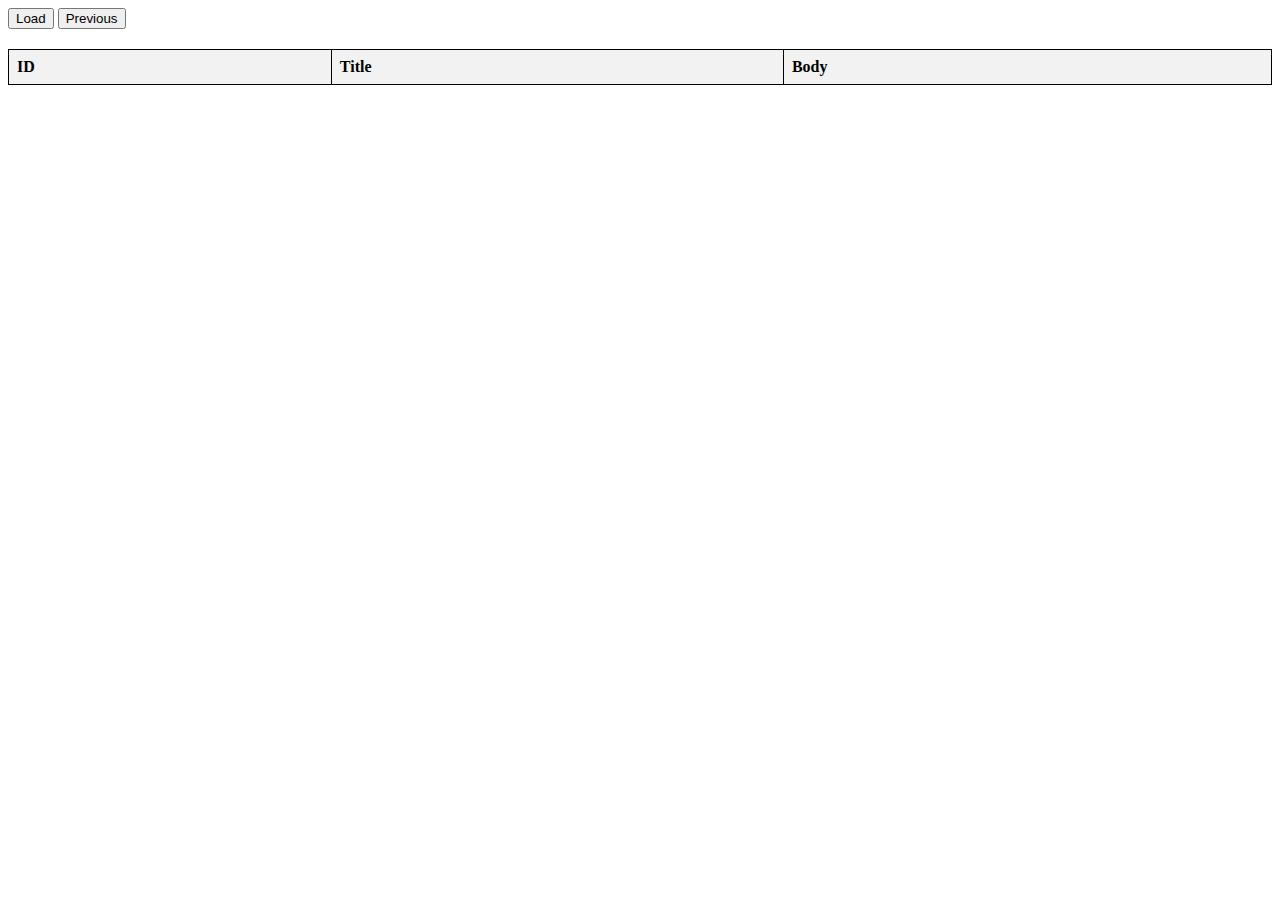
<file: AJAX_TABLE/index.html>
<!DOCTYPE html>
<html lang="en">
<head>
  <meta charset="UTF-8">
  <meta name="viewport" content="width=device-width, initial-scale=1.0">
  <link rel="stylesheet" href="style.css"> 

  <title>Ajax Table</title>
 
</head>
<body>
  <div class="container">
    <button id="test" class="btn btn-primary">Load</button>
    <button id="prev" class="btn btn-secondary">Previous</button>
    <table>
      <thead>
        <tr>
          <th>ID</th>
          <th>Title</th>
          <th>Body</th>
        </tr>
      </thead>
      <tbody id="output">
      </tbody>
    </table>
  </div>

  <script> 
    let idnum = 1;
    let historyStack = [];
    document.getElementById("test").addEventListener("click", loadApi);
    document.getElementById("prev").addEventListener("click", loadPrevious);

    function loadApi() {
      let promises = [];
      let currentBatch = [];
      
      for (let i = 0; i < 5; i++) {
        promises.push(
          fetch(`https://jsonplaceholder.typicode.com/posts/${idnum}`)
            .then(response => response.json())
        );
        idnum++;
      }
      
      Promise.all(promises).then(dataArray => {
        historyStack.push([...dataArray]);
        displayData(dataArray);
      });
    }

    function loadPrevious() {
      if (historyStack.length > 1) {
        historyStack.pop(); 
        displayData(historyStack[historyStack.length - 1]);
      }
    }

    function displayData(dataArray) {
      document.getElementById("output").innerHTML = "";
      dataArray.forEach(data => {
        document.getElementById("output").innerHTML += `
          <tr>
            <td>${data.id}</td>
            <td>${data.title}</td>
            <td>${data.body}</td>
          </tr>
        `;
      });
    }
  </script>
</body>
</html>
</file>
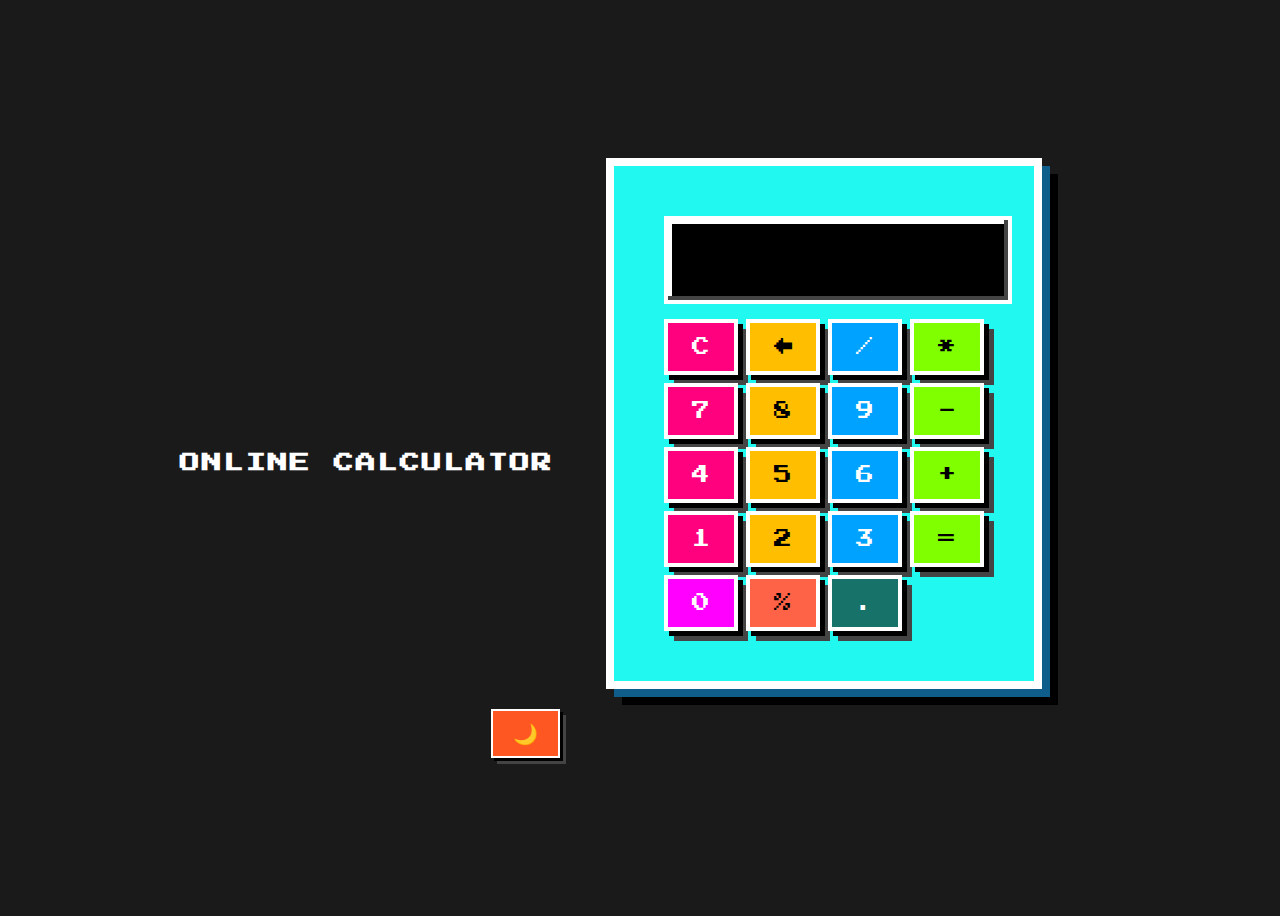
<file: MIDTERM_NELMIDA/index.html>
<!DOCTYPE html>
<html lang="en">
<head>
    <meta charset="UTF-8">
    <meta name="viewport" content="width=device-width, initial-scale=1.0">
    <link rel="stylesheet" href="styles.css">
    <title>Web-Based Calculator</title>
</head>
<body>

    <div class="container">
        <div class="calculator-container">
            <h1 class="calculator-title">Online Calculator</h1>

            <div class="calculator glassmorphism">
                <input type="text" id="display" disabled>
                <div class="buttons">
                    <button class="btn" onclick="clearDisplay()">C</button>
                    <button class="btn" onclick="backspace()">←</button>
                    <button class="btn" onclick="appendToDisplay('/')">/</button>
                    <button class="btn" onclick="appendToDisplay('*')">*</button>
                    <button class="btn" onclick="appendToDisplay('7')">7</button>
                    <button class="btn" onclick="appendToDisplay('8')">8</button>
                    <button class="btn" onclick="appendToDisplay('9')">9</button>
                    <button class="btn" onclick="appendToDisplay('-')">-</button>
                    <button class="btn" onclick="appendToDisplay('4')">4</button>
                    <button class="btn" onclick="appendToDisplay('5')">5</button>
                    <button class="btn" onclick="appendToDisplay('6')">6</button>
                    <button class="btn" onclick="appendToDisplay('+')">+</button>
                    <button class="btn" onclick="appendToDisplay('1')">1</button>
                    <button class="btn" onclick="appendToDisplay('2')">2</button>
                    <button class="btn" onclick="appendToDisplay('3')">3</button>
                    <button class="btn equals" onclick="calculateResult()">=</button>
                    <button class="btn" onclick="appendToDisplay('0')">0</button>
                    <button class="btn" onclick="appendToDisplay('%')">%</button> 
                    <button class="btn" onclick="appendToDisplay('.')">.</button> 
                </div>
            </div>
        </div>
    </div>

    <div class="mode-toggle">
        <button id="modeButton" onclick="toggleMode()">🌙</button>
    </div>

    <script src="script.js"></script>
</body>
</html>
</file>
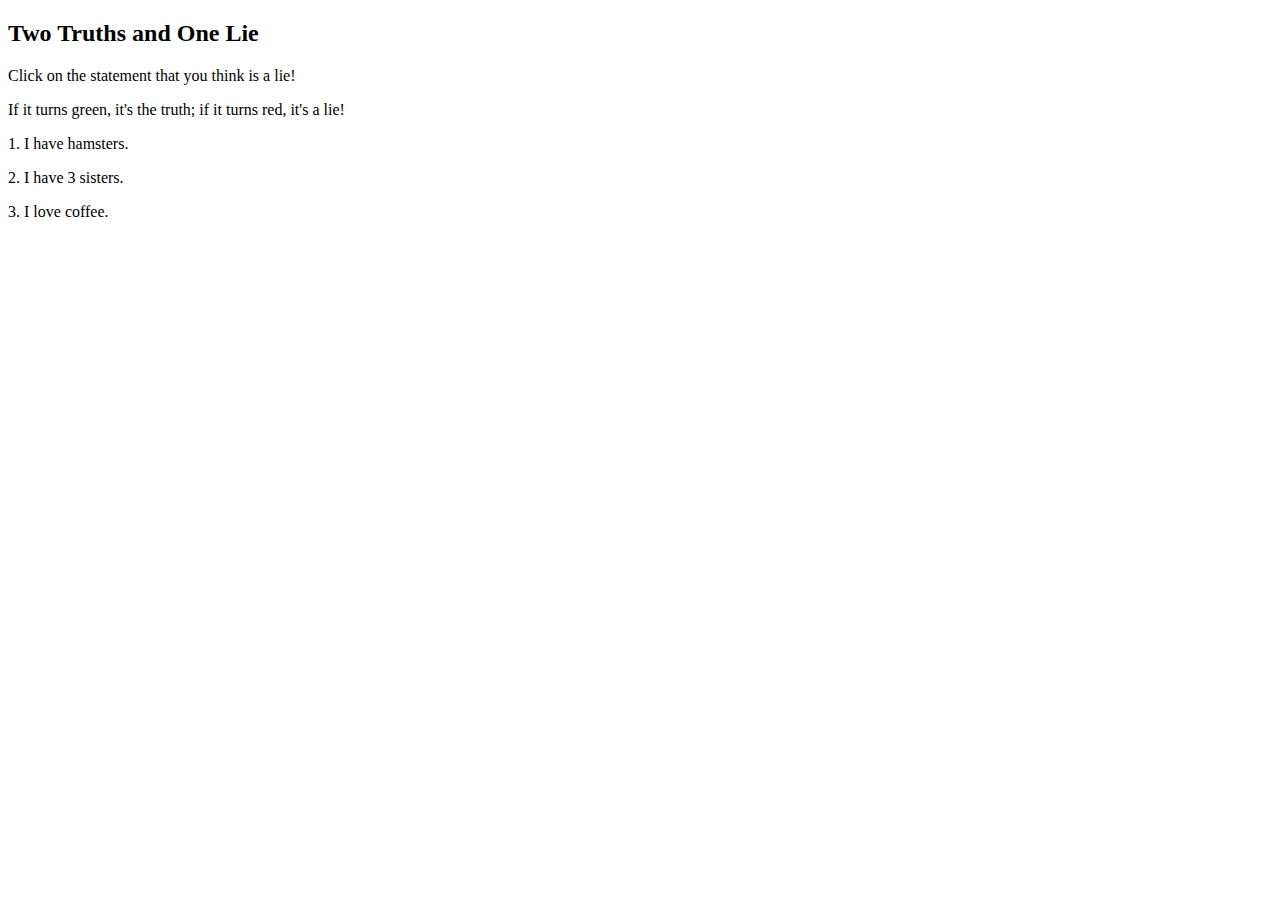
<file: TWOTRUTHONELIE/index.html>
<!DOCTYPE html>
<html lang="en">
<head>
    <meta charset="UTF-8">
    <meta name="viewport" content="width=device-width, initial-scale=1.0">
    <title>Two Truths and One Lie</title>
</head>
<body>

    <h2>Two Truths and One Lie</h2>
    <p>Click on the statement that you think is a lie!</p>
    <p>If it turns green, it's the truth; if it turns red, it's a lie!</p>

    <p id="s1">1. I have hamsters.</p>
    <p id="s2">2. I have 3 sisters.</p>
    <p id="s3">3. I love coffee. </p>

    <script>
        const truth1 = document.getElementById("s1");
        const truth2 = document.getElementById("s2");
        const lie = document.getElementById("s3");

        truth1.onclick = function() {
            truth1.style.background = "green";
        };

        truth2.onclick = function() {
            truth2.style.background = "green";
        };

        lie.onclick = function() {
            lie.style.background = "red";
        };
    </script>

</body>
</html>
</file>
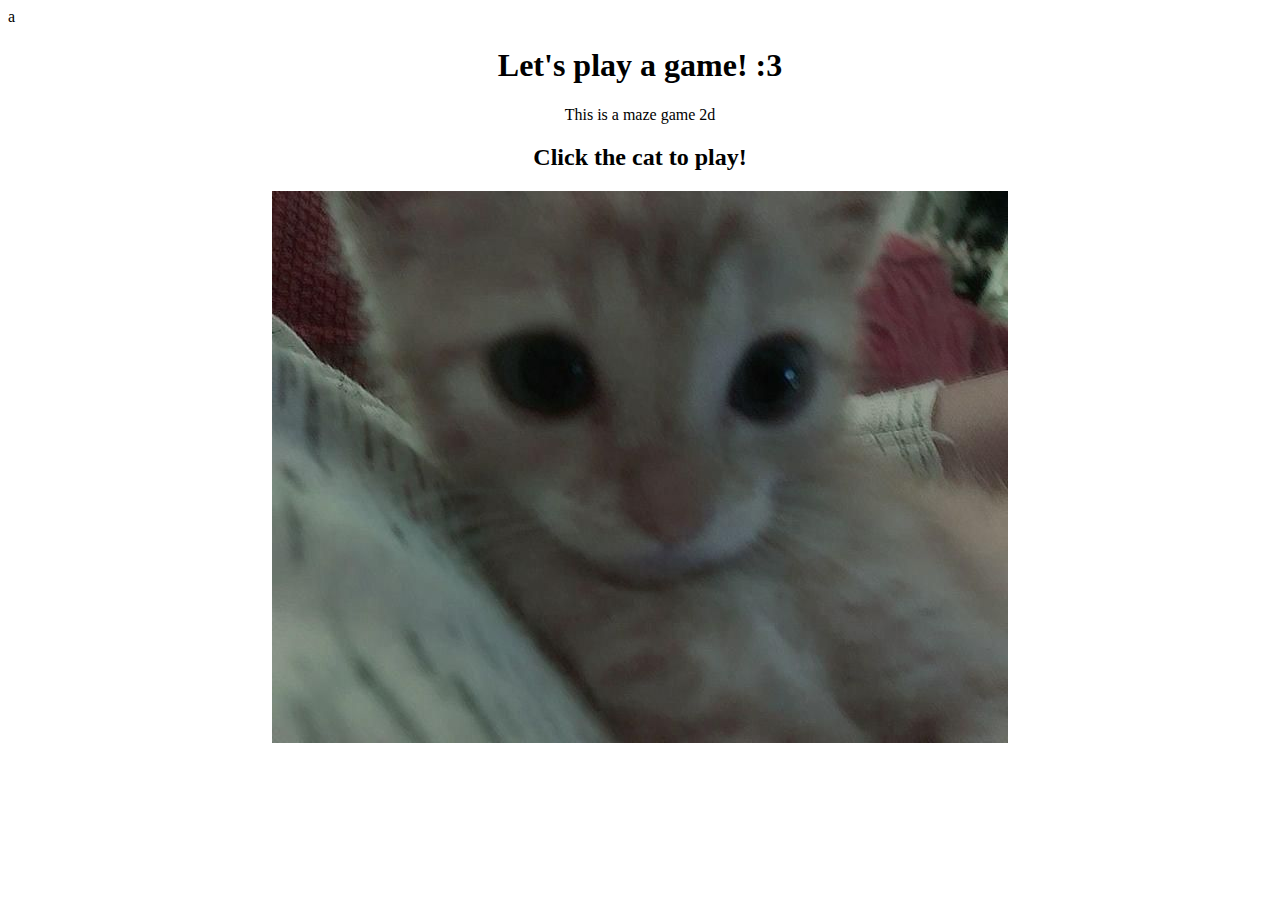
<file: page1.html>
<!DOCTYPE html>
<html lang="en">
<head>
    <meta charset="UTF-8">
    <meta name="viewport" content="width=device-width, initial-scale=1.0">
    <title>Kuan Letter</title>
a

    <style>
        h1, h2, p {
            text-align: center;
        }

        img { 
            display: block;
            margin-left: auto;
            margin-right: auto;
        }
    </style>
</head>

<body>

    <h1>Let's play a game! :3</h1>
    <p>This is a maze game 2d </p>
    <h2>Click the cat to play! </h2>
    <p>
    <a href="page2.html">
        <img src="lil cat.jpg" >
    </a>
       

</body> 
</html>
</file>
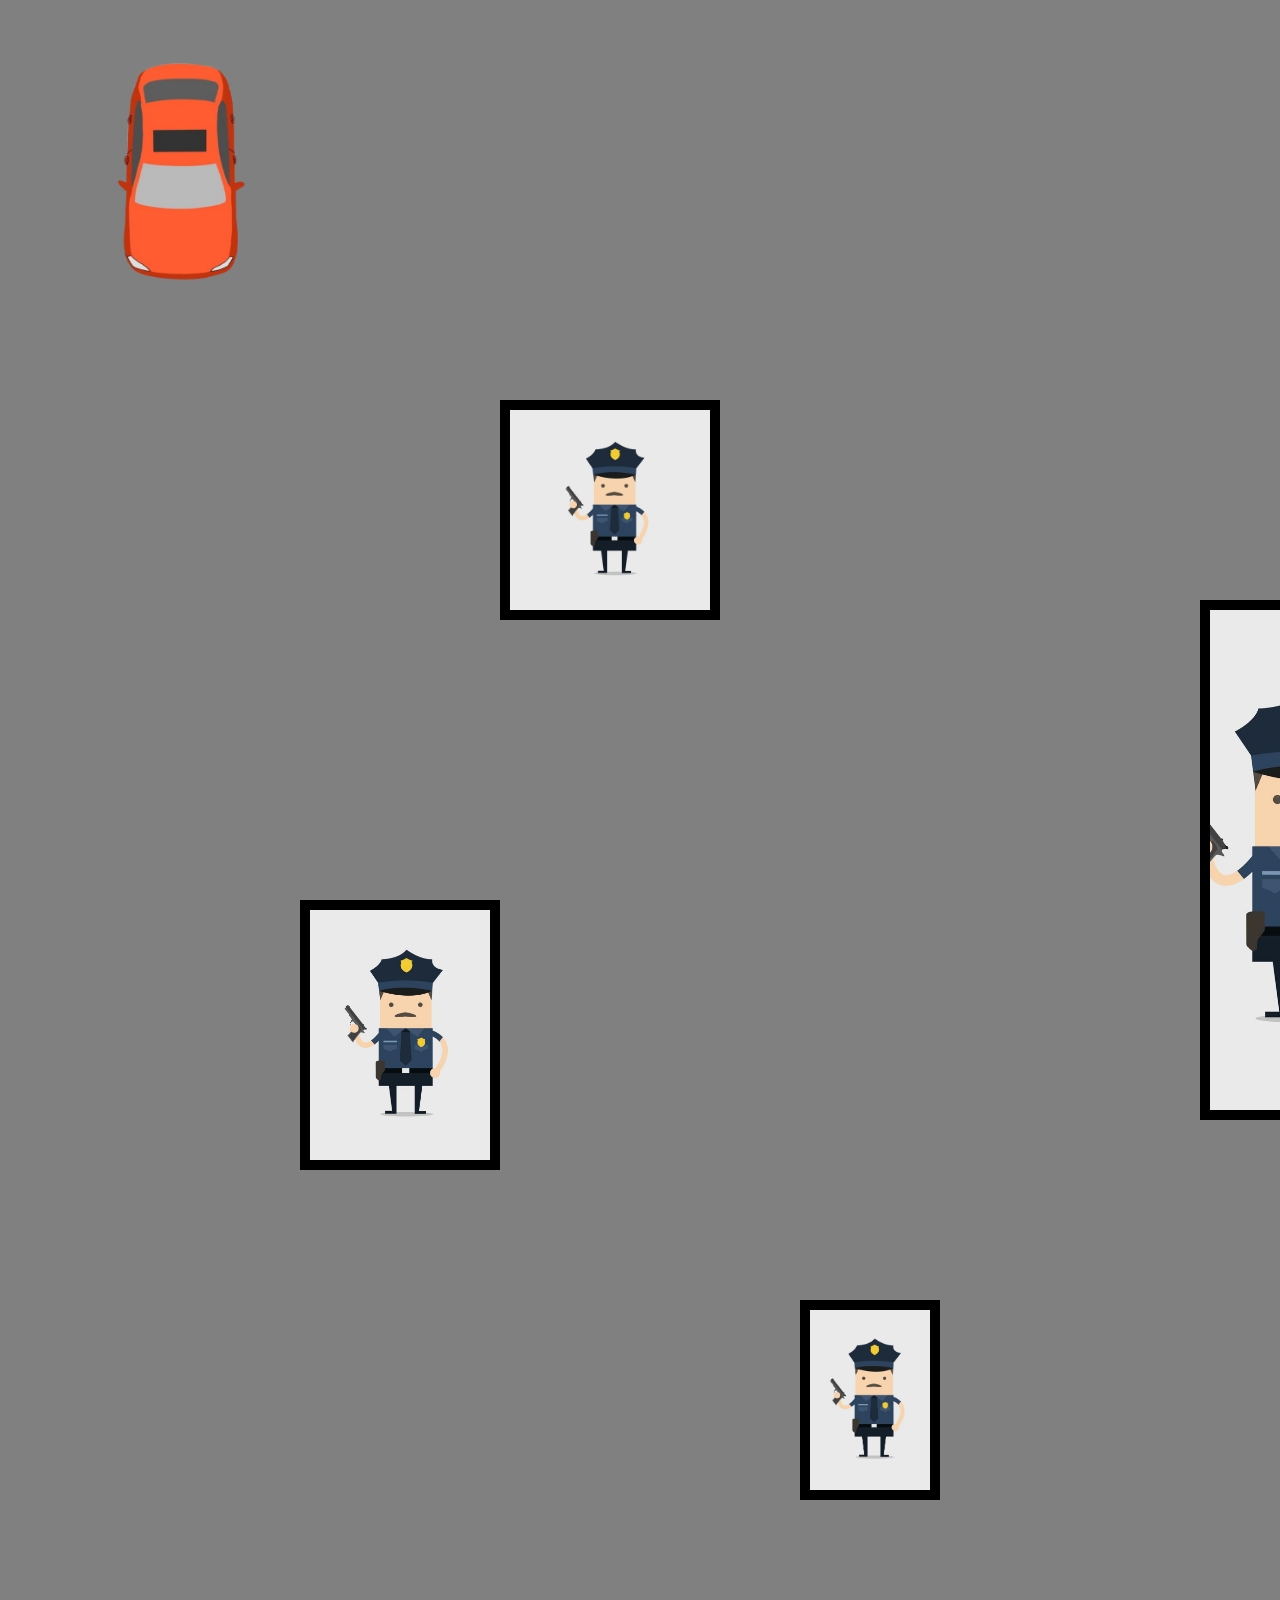
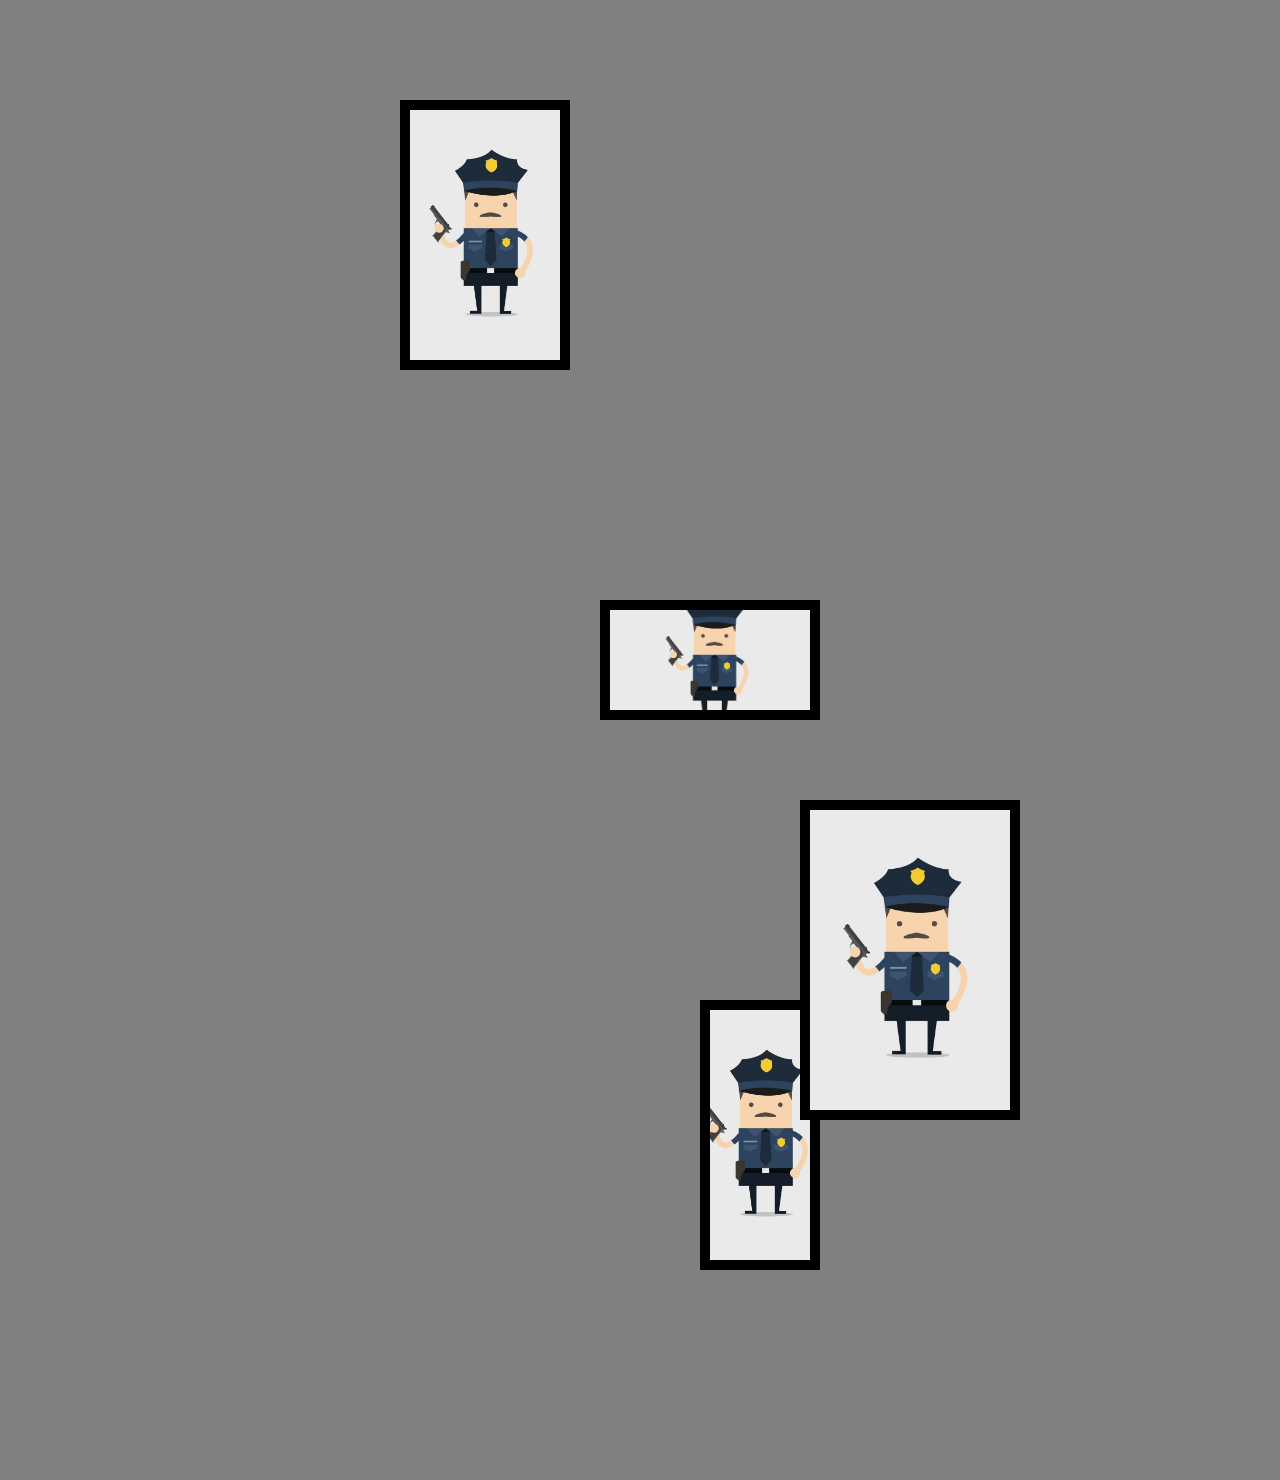
<file: page2.html>
<!DOCTYPE html>
<html lang="en">
<head>
    <meta charset="UTF-8">
    <meta name="viewport" content="width=device-width, initial-scale=1.0">
    <title>game</title>
</head>
<body style="width: 3000px; height: 3000px; margin: 0; position: relative; padding: 20px;">
    <div style="background-color: gray; width: 100%; height: 100%; position: absolute; top: 0; left: 0; margin: 0; padding: 20px;">
        <div style="width: 50px; height: 50px; position: fixed; top: 50px; left: 50px;">
            <img src="car.jpg" alt="Car" style="width: 500%; height: 500%;">
        </div>
        
        <div style="width: 200px; height: 200px; background-color: black; position: absolute; top: 400px; left: 500px; padding: 10px;">
            <img src="image1.jpg" alt="Image 1" style="width: 100%; height: 100%; object-fit: cover;">
        </div>
        <div style="width: 180px; height: 250px; background-color: black; position: absolute; top: 900px; left: 300px; padding: 10px;">
            <img src="image2.jpg" alt="Image 2" style="width: 100%; height: 100%; object-fit: cover;">
        </div>
        <div style="width: 120px; height: 180px; background-color: black; position: absolute; top: 1300px; left: 800px; padding: 10px;">
            <img src="image3.jpg" alt="Image 3" style="width: 100%; height: 100%; object-fit: cover;">
        </div>
        <div style="width: 150px; height: 250px; background-color: black; position: absolute; top: 1700px; left: 400px; padding: 10px;">
            <img src="image4.jpg" alt="Image 4" style="width: 100%; height: 100%; object-fit: cover;">
        </div>
        <div style="width: 200px; height: 100px; background-color: black; position: absolute; top: 2200px; left: 600px; padding: 10px;">
            <img src="image5.jpg" alt="Image 5" style="width: 100%; height: 100%; object-fit: cover;">
        </div>
        <div style="width: 170px; height: 200px; background-color: black; position: absolute; top: 600px; left: 1200px; padding: 10px;">
            <img src="image6.jpg" alt="Image 6" style="width: 100%; height: 100%; object-fit: cover;">
        </div>
        
        <div style="width: 170px; height: 500px; background-color: black; position: absolute; top: 600px; left: 1200px; padding: 10px;">
            <img src="image7.jpg" alt="Image 7" style="width: 100%; height: 100%; object-fit: cover;">
        </div>

        <div style="width: 250px; height: 150px; background-color: black; position: absolute; top: 1800px; left: 1500px; padding: 10px;">
            <img src="image8.jpg" alt="Image 8" style="width: 100%; height: 100%; object-fit: cover;">
        </div>
        <div style="width: 100px; height: 250px; background-color: black; position: absolute; top: 2600px; left: 700px; padding: 10px;">
            <img src="image9.jpg" alt="Image 9" style="width: 100%; height: 100%; object-fit: cover;">
        </div>
        <div style="width: 150px; height: 100px; background-color: black; position: absolute; top: 1900px; left: 3500px; padding: 10px;">
            <img src="image10.jpg" alt="Image 10" style="width: 100%; height: 100%; object-fit: cover;">
        </div>
        <div style="width: 200px; height: 300px; background-color: black; position: absolute; top: 2400px; left: 800px; padding: 10px;">
            <img src="image11.jpg" alt="Image 11" style="width: 100%; height: 100%; object-fit: cover;">
        </div>
        <div style="width: 120px; height: 150px; background-color: black; position: absolute; top: 1500px; left: 2000px; padding: 10px;">
            <img src="image12.jpg" alt="Image 12" style="width: 100%; height: 100%; object-fit: cover;">
        </div>
        
    </div>
</body>
</html>
</file>
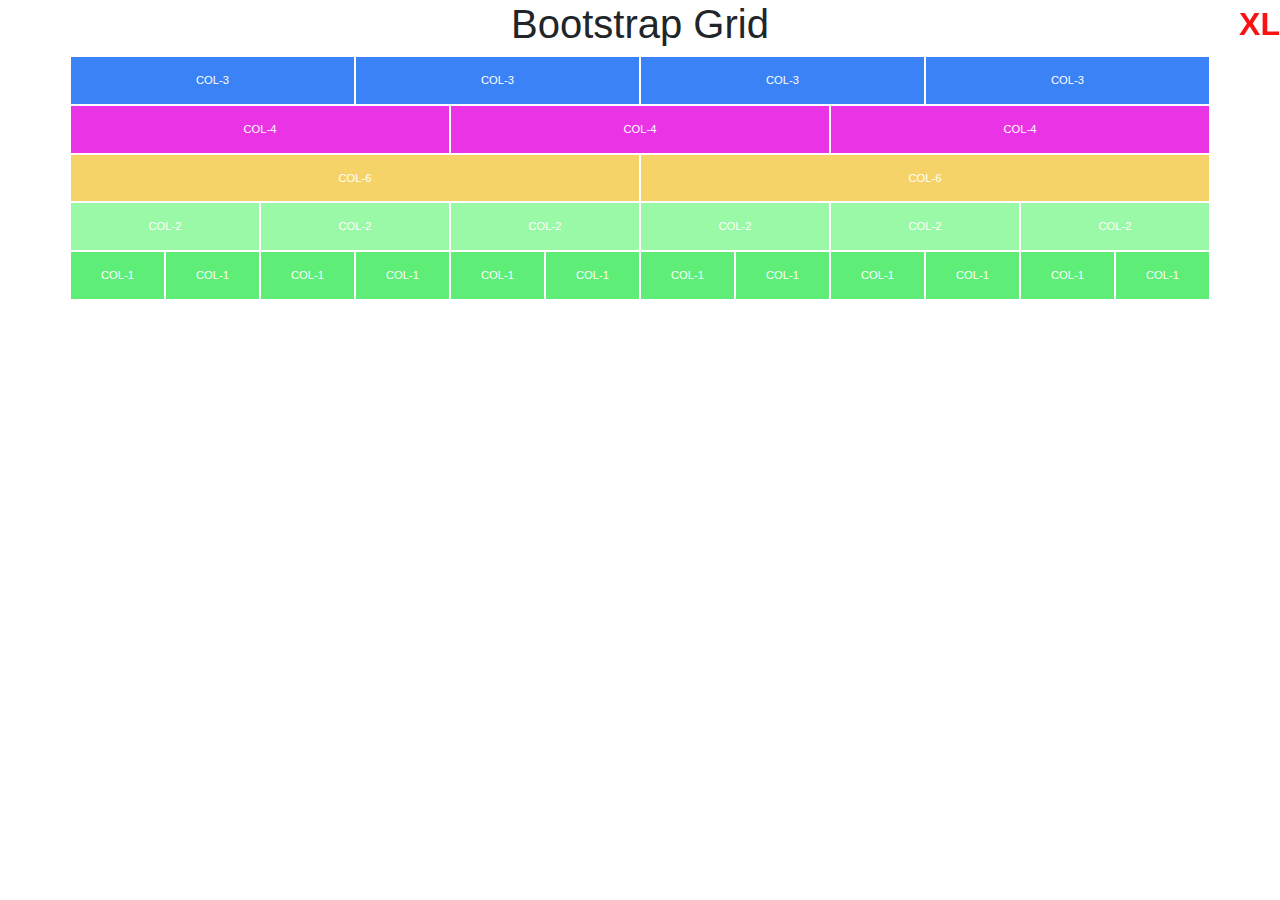
<file: BOOTSTRAP GRID/index (1).html>
<!DOCTYPE html>
<html lang="en">
<head>
    <meta charset="UTF-8" />
    <meta name="viewport" content="width=device-width, initial-scale=1.0" />
    <title>Bootstrap Grid Example</title>
    <link rel="stylesheet" href="style.css" />
    <link rel="stylesheet" href="https://cdn.jsdelivr.net/npm/bootstrap@4.0.0/dist/css/bootstrap.min.css" crossorigin="anonymous" />
</head>
<body>
    <div class="container text-center">
        <h1>Bootstrap Grid</h1>

        <div class="row">
            <div class="col-3 box">COL-3</div>
            <div class="col-3 box">COL-3</div>
            <div class="col-3 box">COL-3</div>
            <div class="col-3 box">COL-3</div>
        </div>

        <div class="row">
            <div class="col-4 box">COL-4</div>
            <div class="col-4 box">COL-4</div>
            <div class="col-4 box">COL-4</div>
        </div>

        <div class="row">
            <div class="col-6 box">COL-6</div>
            <div class="col-6 box">COL-6</div>
        </div>

        <div class="row">
            <div class="col-2 box">COL-2</div>
            <div class="col-2 box">COL-2</div>
            <div class="col-2 box">COL-2</div>
            <div class="col-2 box">COL-2</div>
            <div class="col-2 box">COL-2</div>
            <div class="col-2 box">COL-2</div>
        </div>
        <div class="row">
            <div class="col-1 box">COL-1</div>
            <div class="col-1 box">COL-1</div>
            <div class="col-1 box">COL-1</div>
            <div class="col-1 box">COL-1</div>
            <div class="col-1 box">COL-1</div>
            <div class="col-1 box">COL-1</div>
            <div class="col-1 box">COL-1</div>
            <div class="col-1 box">COL-1</div>
            <div class="col-1 box">COL-1</div>
            <div class="col-1 box">COL-1</div>
            <div class="col-1 box">COL-1</div>
            <div class="col-1 box">COL-1</div>
        </div>
    </div>
</body>
</html>
</file>
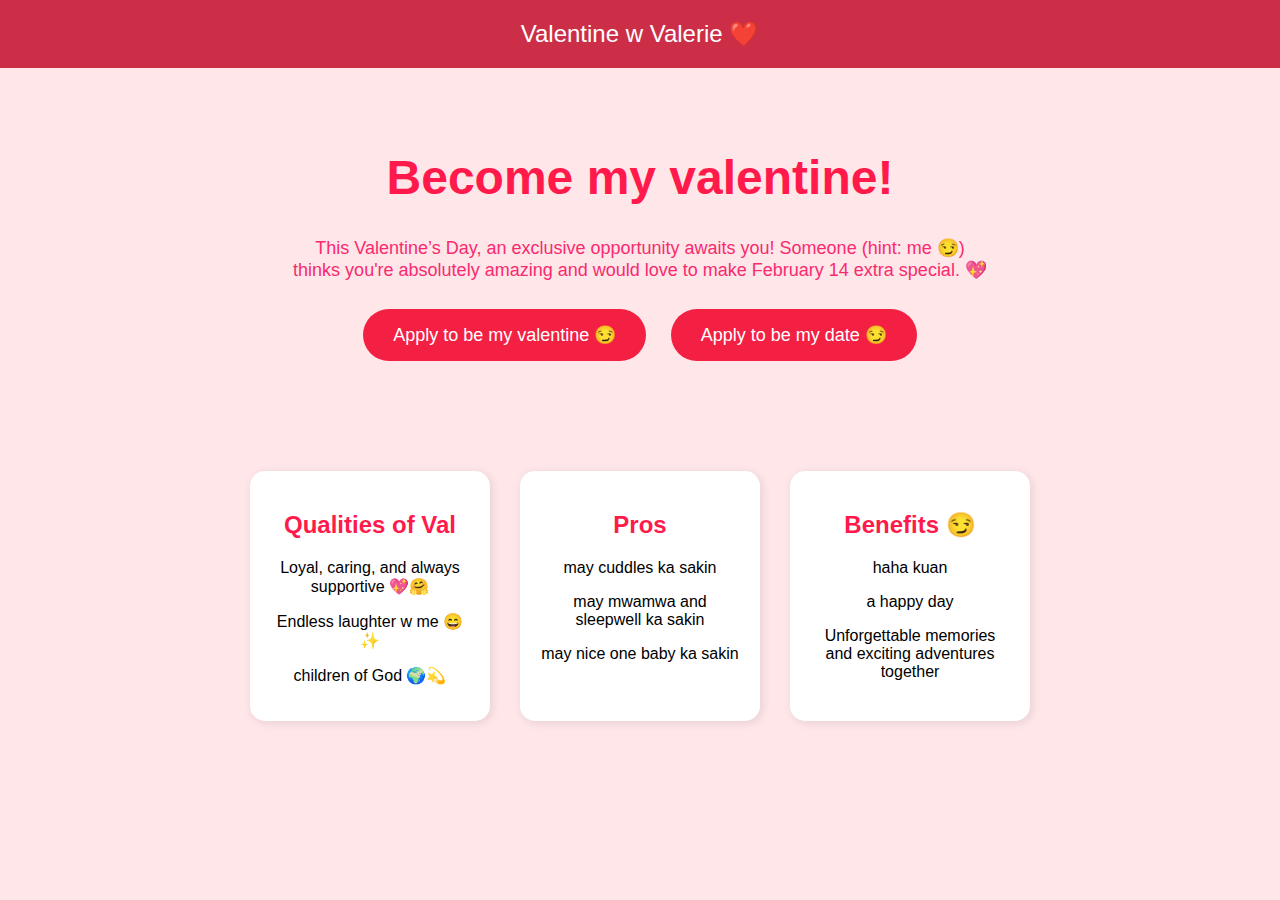
<file: LANDING PAGE/p1.html>
<!DOCTYPE html>
<html lang="en">
<head>
    <meta charset="UTF-8">
    <meta name="viewport" content="width=device-width, initial-scale=1.0">
    <title>Valentine Affiliate</title>
    <link rel="stylesheet" href="p1.css">
</head>
<body>
    <header>
        Valentine w Valerie ❤️
    </header>
    <div class="hero">
        <h1>Become my valentine!</h1>
        <p>This Valentine’s Day, an exclusive opportunity awaits you! Someone (hint: me 😏) <br>
            thinks you're absolutely amazing and would love to make February 14 extra special. 💖</p>
        <button class="cta-button">Apply to be my valentine 😏</button>
        <button class="cta-button">Apply to be my date 😏</button>
    </div>
    <div class="stats">
        <div class="stat-box">
            <h2>Qualities of Val</h2>
            <p>Loyal, caring, and always supportive 💖🤗 </p>
            <p>Endless laughter w me 😄✨</p>
            <p>children of God 🌍💫</p>
        </div>
        <div class="stat-box">
            <h2>Pros</h2>
            <p>may cuddles ka sakin</p>
            <p>may mwamwa and sleepwell ka sakin</p>
            <p>may nice one baby ka sakin</p>
        </div>
        <div class="stat-box">
            <h2>Benefits 😏</h2>
            <p>haha kuan</p>
            <p>a happy day</p>
            <p>Unforgettable memories and exciting adventures together</p>
        </div>
    </div>
</body>
</html>
</file>
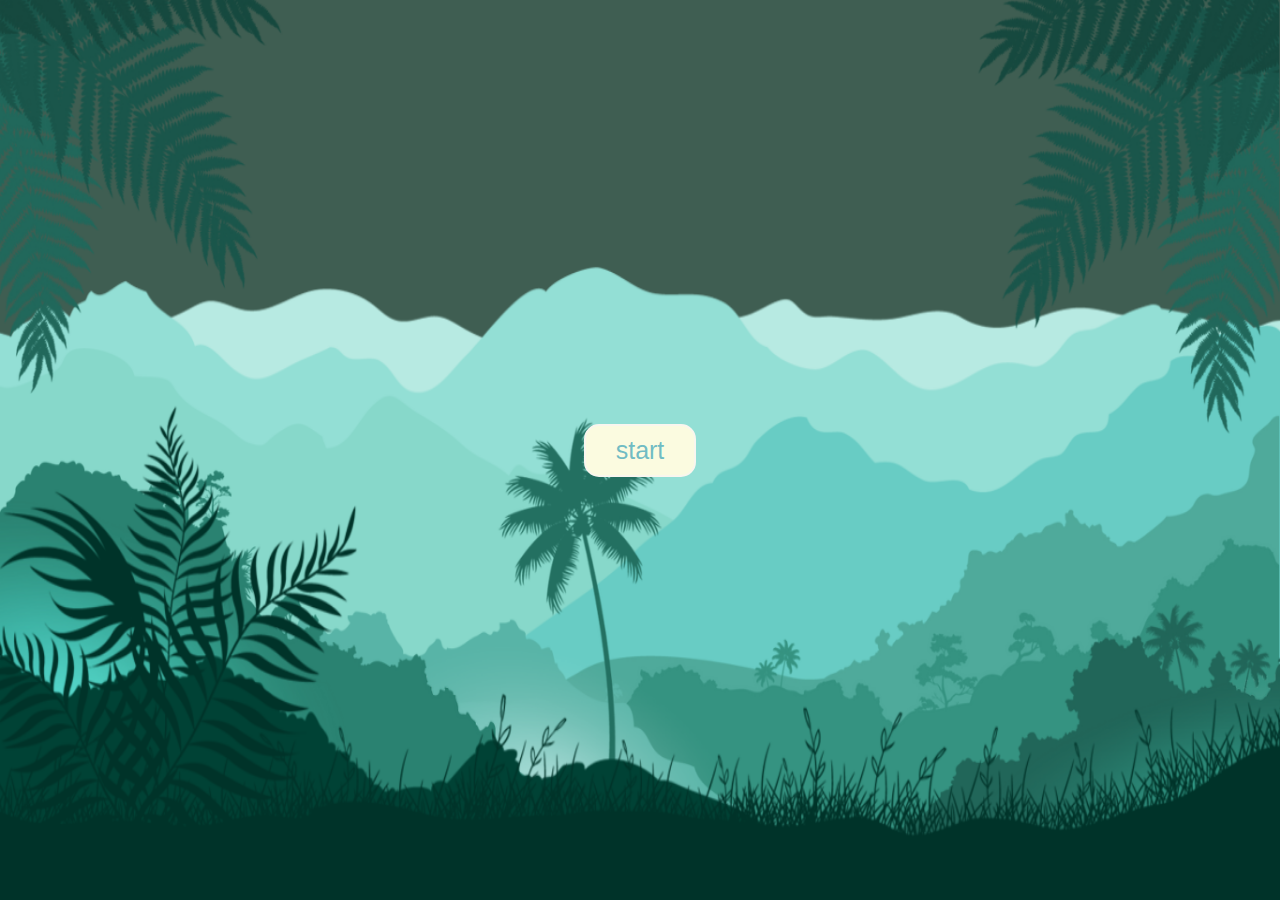
<file: PROFILE WEBPAGE/p1.html>
<!DOCTYPE html>
<html lang="en">
<head>
    <meta charset="UTF-8">
    <meta name="viewport" content="width=device-width, initial-scale=1.0">
    <title>Button with Border and Light Yellow Background</title>
    <link rel="stylesheet" href="p1.css">
</head>
<body class="fade-slide"> 
    <a href="p2.html">
        <button>start</button>
    </a>

    <script src="p1.js"></script>
</body>
</html>
</file>
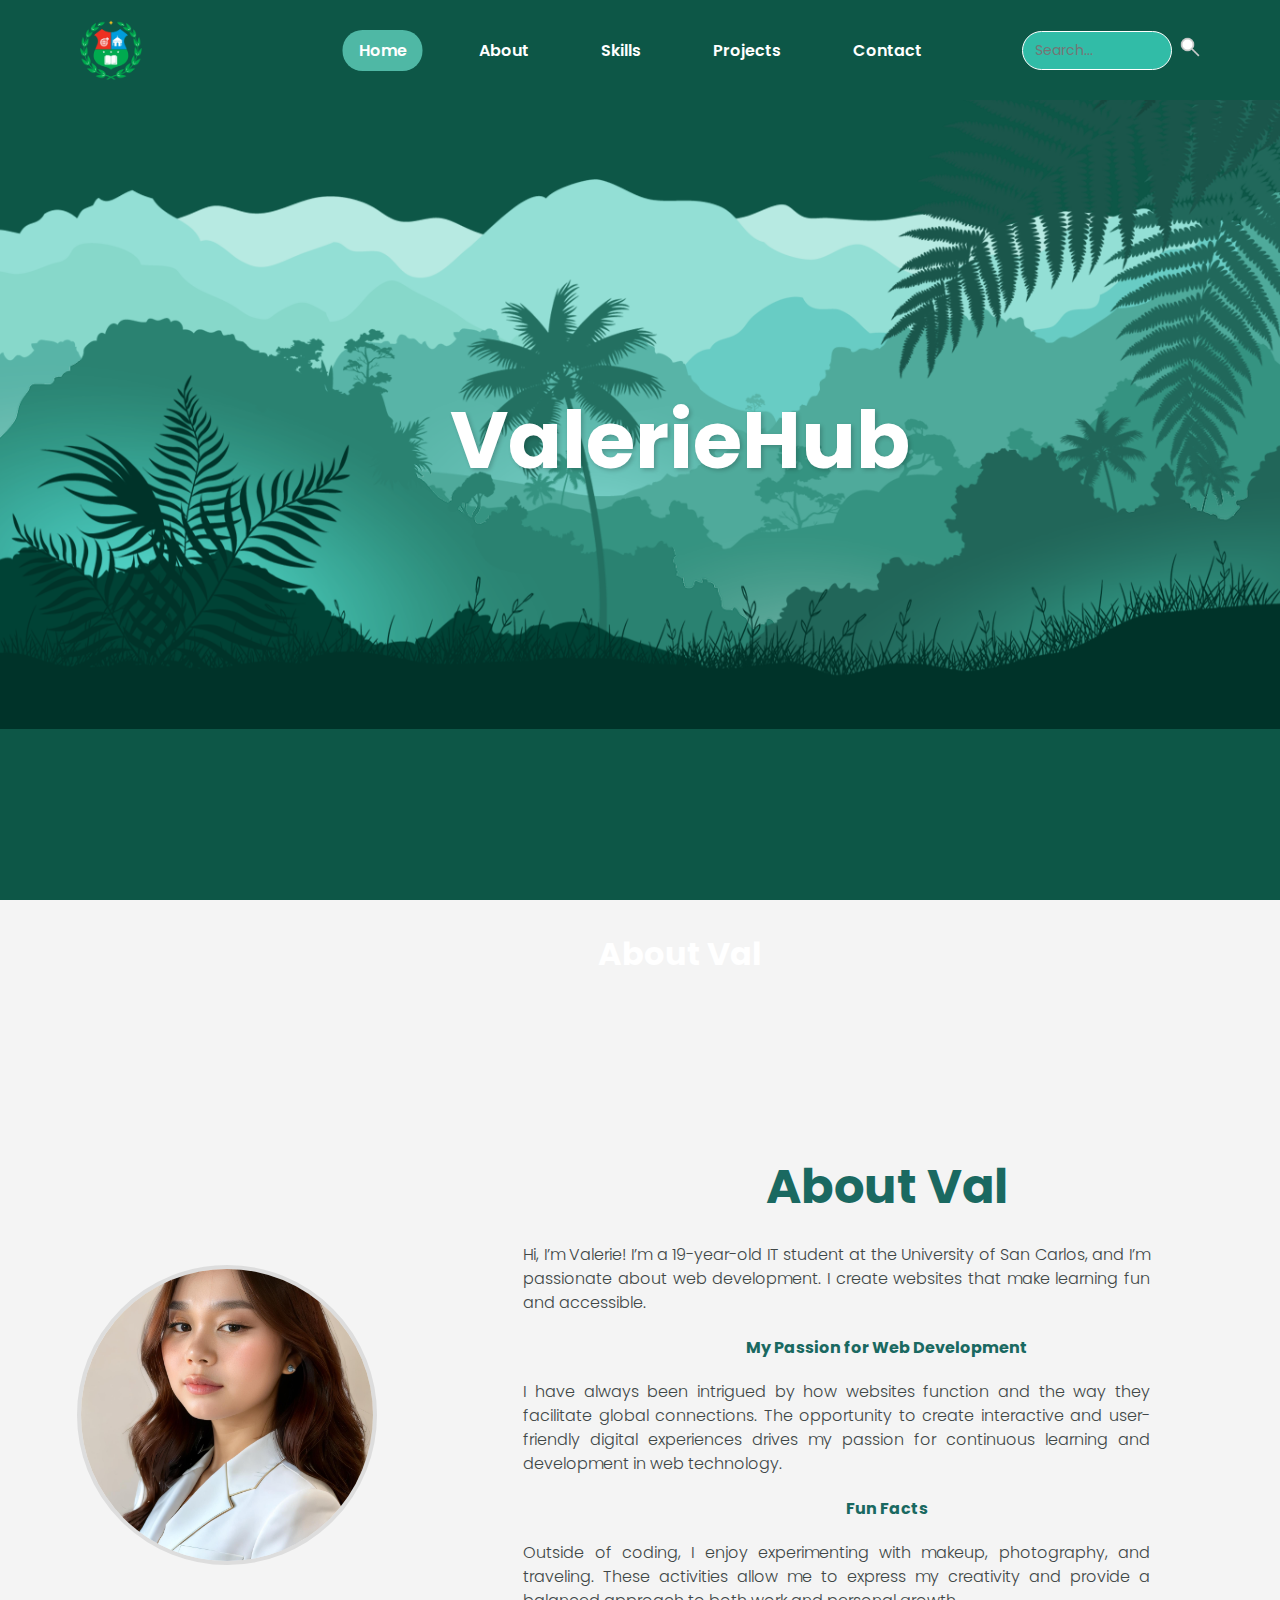
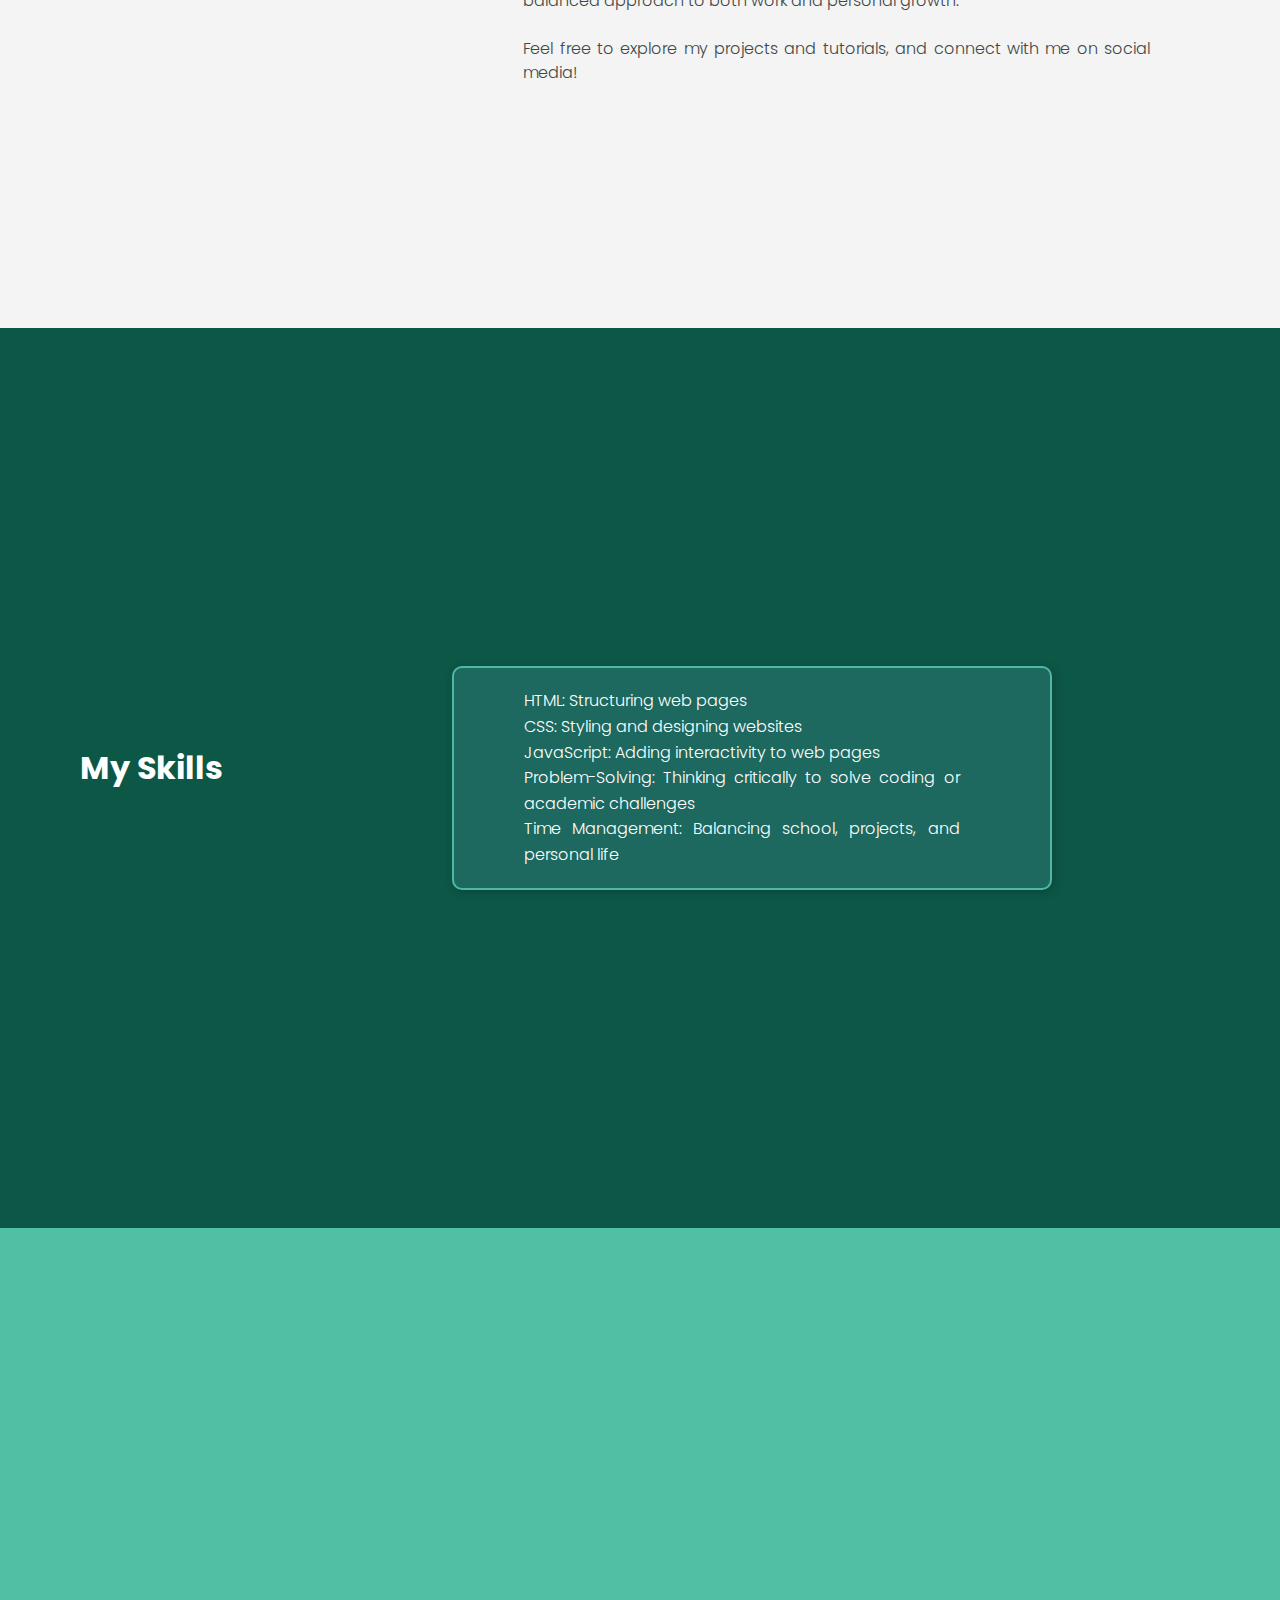
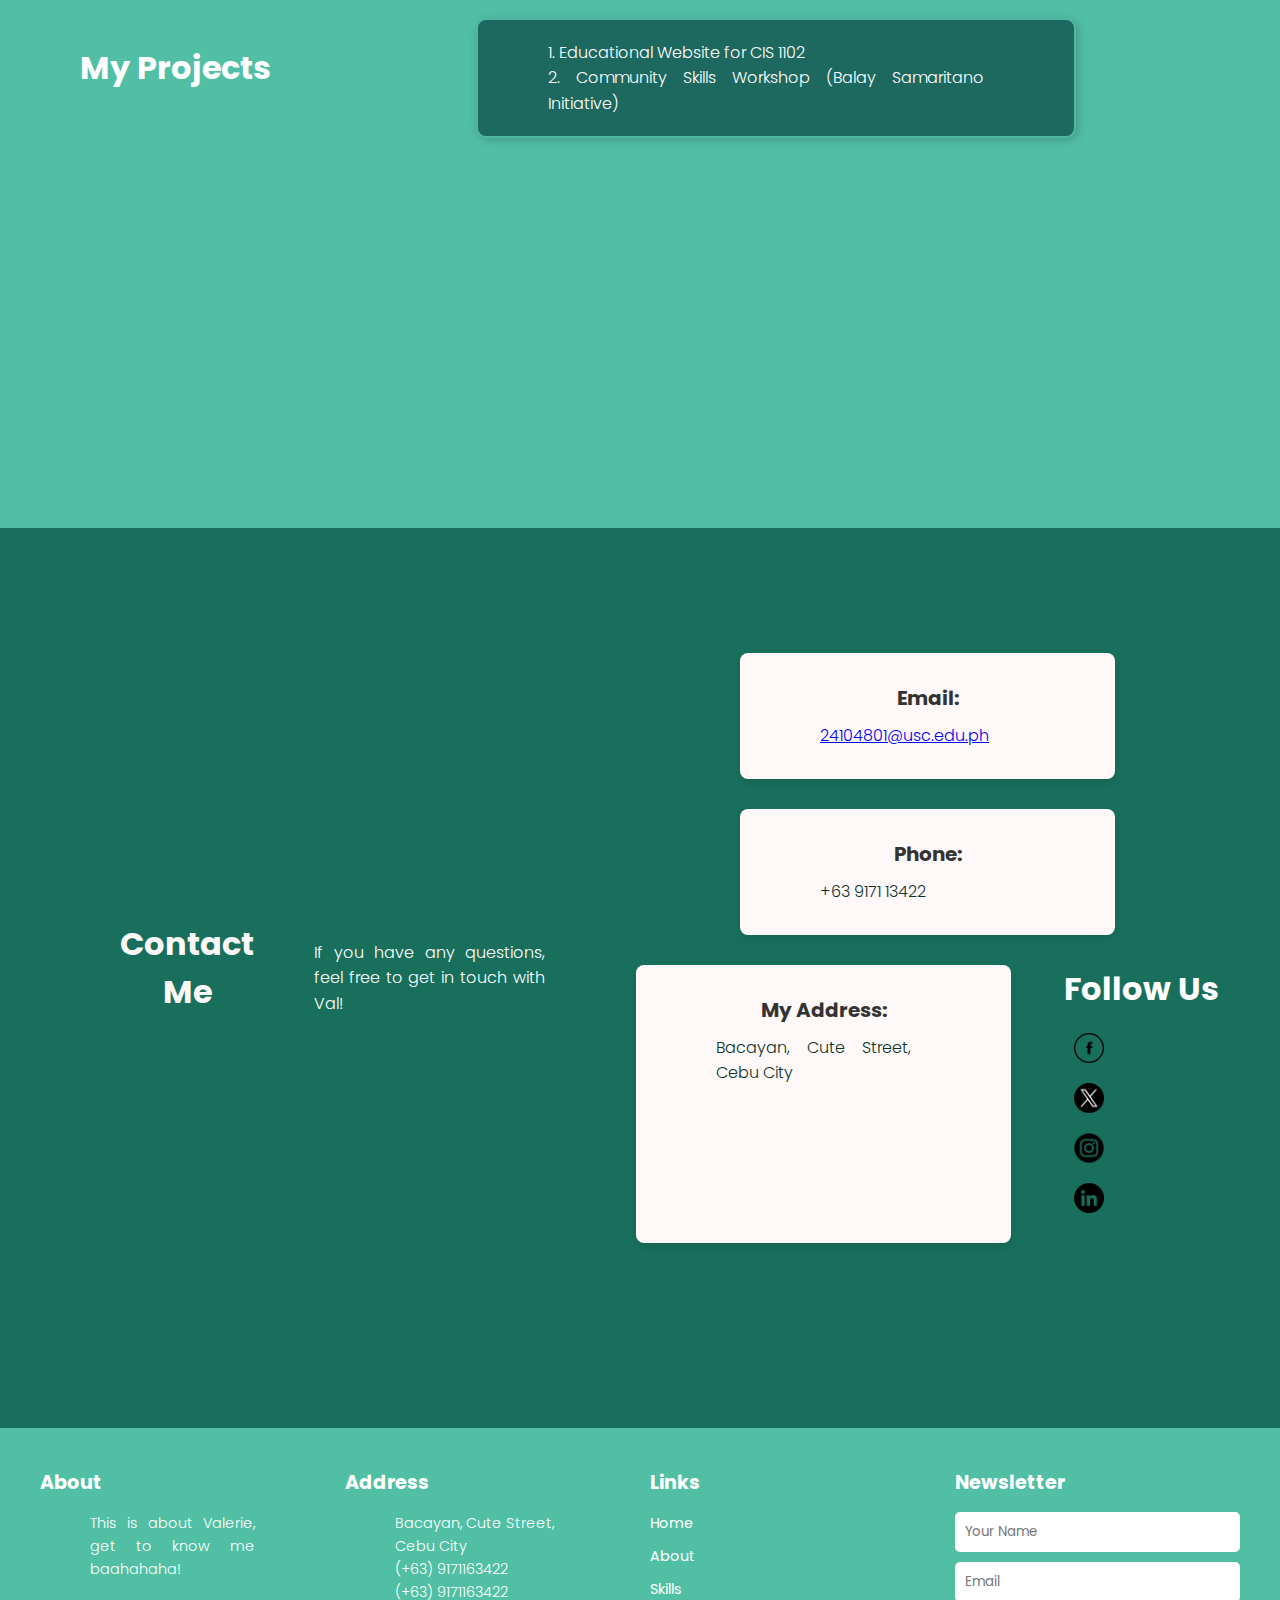
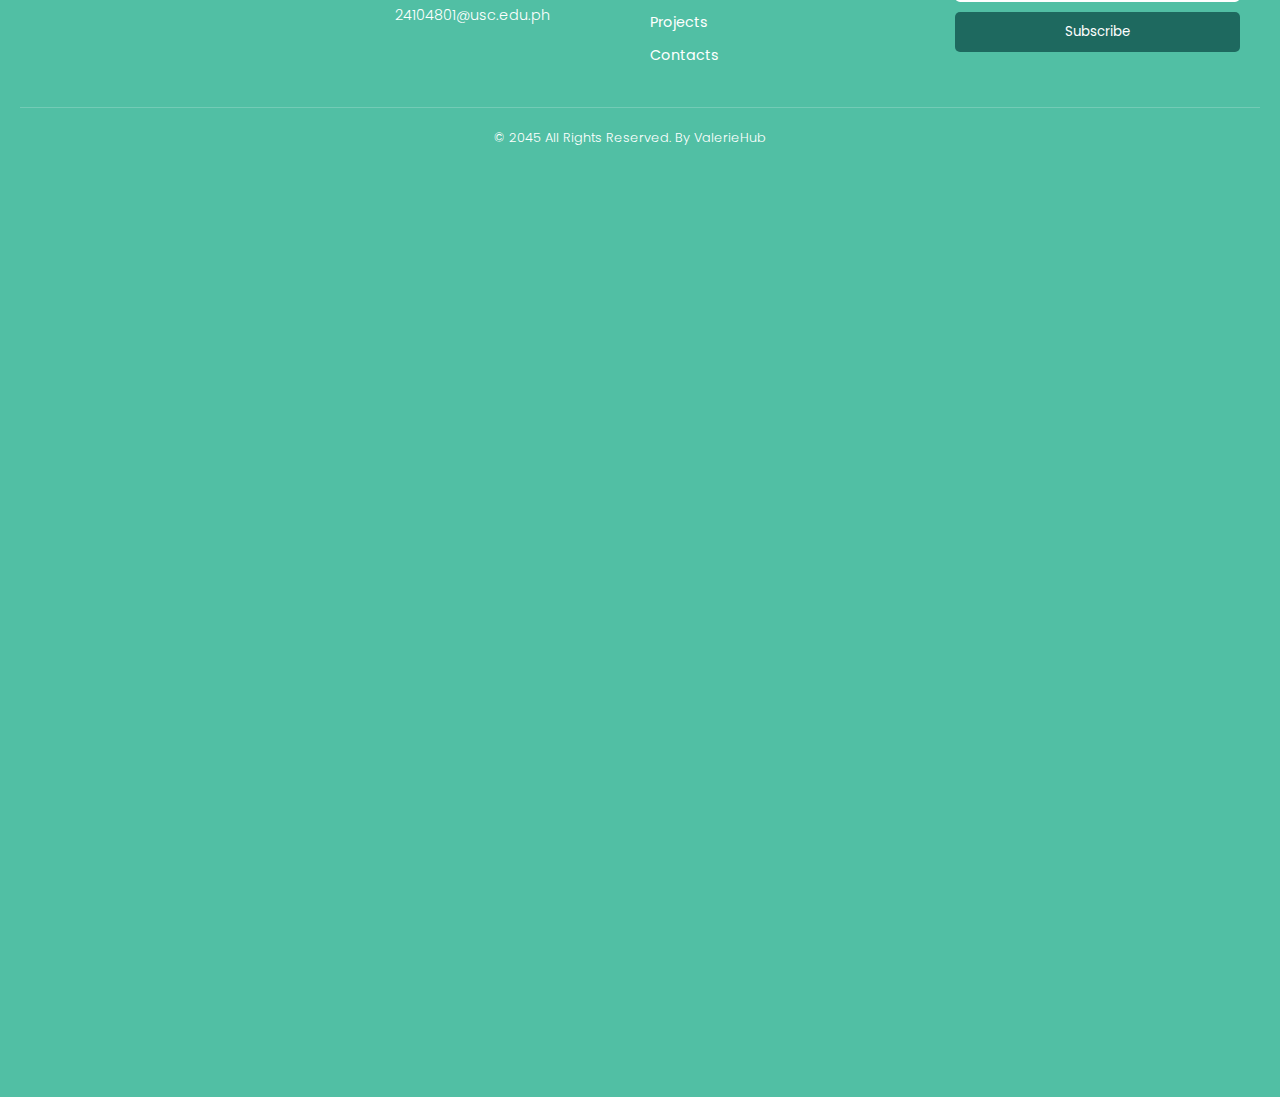
<file: PROFILE WEBPAGE/p2.html>
<!DOCTYPE html>
<html lang="en">
<head>
    <link rel="stylesheet" href="https://cdnjs.cloudflare.com/ajax/libs/font-awesome/6.0.0-beta3/css/all.min.css">

    <meta charset="UTF-8">
    <meta name="viewport" content="width=device-width, initial-scale=1.0">
    <title>ValerieHub</title>
    <link rel="stylesheet" href="p2.css">
</head>
<body>

   <header>
    <img src="usc.logo.png" alt="Logo" class="logo">
    <nav class="navigation">
        <a href="#home" class="active">Home</a>
        <a href="#about">About</a>
        <a href="#skills">Skills</a>
        <a href="#projects">Projects</a>
        <a href="#contact">Contact</a>
    </nav>
    <div class="search-container">
        <input type="text" placeholder="Search..." id="search-box">
        <button id="search-btn">
            <img src="search.png" alt="Search Icon" style="width: 20px; height: 20px;"> 
        </button>
    </div>
</header>
    </header>
    <section class="parallax">
        <img src="hill1.png" id="hill1">
        <img src="hill2.png" id="hill2"> 
        <img src="hill3.png" id="hill3"> 
        <img src="hill4.png" id="hill4"> 
        <img src="hill5.png" id="hill5">
        <img src="tree.png" id="tree"> 
        <h2 id= "text">ValerieHub</h2>
        <img src="leaf.png" id="leaf"> 
        <img src="plant.png" id="plant"> 
        </section>

        <section id="about">
            <h3>About Val</h3>
            <section id="about">
                <div class="about-container">
                    <div class="about-left">
                        <img src="me.JPG" alt="Valerie's Photo" class="about-photo">
                    </div>
                    <div class="about-right">
                        <h3>About Val</h3>
                        <p>Hi, I’m Valerie! I’m a 19-year-old IT student at the University of San Carlos, and I’m passionate about web development. I create websites that make learning fun and accessible. </p>
                        <h4>My Passion for Web Development</h4>
                        <p>I have always been intrigued by how websites function and the way they facilitate global connections. The opportunity to create interactive and user-friendly digital experiences drives my passion for continuous learning and development in web technology.
                        </p>
                        <h4>Fun Facts</h4>
                        <p>Outside of coding, I enjoy experimenting with makeup, photography, and traveling. These activities allow me to express my creativity and provide a balanced approach to both work and personal growth.<br><br>  </p>
                        <p>Feel free to explore my projects and tutorials, and connect with me on social media!</p>
                    </div>
                </div>
            </section>
        
        </section>
        
        <section id="skills">
            <h4>My Skills</h4>
            <div class="skills-box">
                <p>HTML: Structuring web pages </p>
                <p>CSS: Styling and designing websites </p>
                <p>JavaScript: Adding interactivity to web pages </p>
                <p>Problem-Solving: Thinking critically to solve coding or academic challenges</p>
                <p>Time Management: Balancing school, projects, and personal life </p>
            </div>
        </section>
        
          
        <section id="projects">
            <h4>My Projects</h4>
            <div class="project-box">
                <p>1. Educational Website for CIS 1102 </p>
                <p>2. Community Skills Workshop (Balay Samaritano Initiative) </p>
                
            </div>
        </section>
        
    
         <section id="contact">
            <h5>Contact Me</h5>
            
            <p>If you have any questions, feel free to get in touch with Val! </p>
            
            <div class="contact-info">
                <div class="contact-item">
                    <h6>Email:</h6>
                    <p><a href="mailto:24104801@usc.edu.ph">24104801@usc.edu.ph</a></p>
                </div>
                
                <div class="contact-item">
                    <h6>Phone:</h6>
                    <p>+63 9171 13422</p>
                </div>
        
                <div class="contact-item">
                    <h6>My Address:</h6>
                    <p>Bacayan, Cute Street, Cebu City</p>
                </div>
        
            
            <div class="social-media">
                <h6>Follow Us</h6>
                <div class="social-icons">
                    <a href="https://www.facebook.com/shanevalerie.nelmida" target="_blank">
                        <img src="facebook.png" alt="Facebook Icon">
                    </a>
                    <a href="https://x.com/user092826381" target="_blank">
                        <img src="twitter.png" alt="Twitter Icon">
                    </a>
                    <a href="https://www.instagram.com/vaeri1_/" target="_blank">
                        <img src="instagram.png" alt="Instagram Icon">
                    </a>
                    <a href="https://linkedin.com" target="_blank">
                        <img src="linkedin.png" alt="LinkedIn Icon">
                    </a>
                </div>
            </div>
        
            
        </section>
        
        <footer>
            <div class="container">
                <div class="footer-item about">
                    <h3>About</h3>
                    <p>This is about Valerie, get to know me baahahaha!</p>
                </div>
             
            </section>
                <div class="footer-item address">
                    <h3>Address</h3>
                    <p>Bacayan, Cute Street,<br>Cebu City</p>
                    <p>(+63) 9171163422<br>(+63) 9171163422</p>
                    <p>24104801@usc.edu.ph</p>
                </div>
                <div class="footer-item links">
                    <h3>Links</h3>
                    <ul>
                        <li><a href="#">Home</a></li>
                        <li><a href="#">About</a></li>
                        <li><a href="#">Skills</a></li>
                        <li><a href="#">Projects</a></li>
                        <li><a href="#">Contacts</a></li>
                    </ul>
                </div>
                <div class="footer-item newsletter">
                    <h3>Newsletter</h3>
                    <form action="#" method="POST">
                        <input type="text" placeholder="Your Name" required>
                        <input type="email" placeholder="Email" required>
                        <button type="submit">Subscribe</button>
                    </form>
                </div>
            </div>
            <div class="footer-bottom">
                <p>&copy; 2045 All Rights Reserved. By ValerieHub</p>
            </div>
        </footer>

    <script src="p1.js"></script>        

    <section id= "">
    
</body>
</html>
</file>
<file: AJAX_TABLE/style.css>
table {
  width: 100%;
  border-collapse: collapse;
  margin-top: 20px;
}
th, td {
  border: 1px solid black;
  padding: 8px;
  text-align: left;
}
th {
  background-color: #f2f2f2;
}
</file>
<file: MIDTERM_NELMIDA/styles.css>
@import url('https://fonts.googleapis.com/css2?family=Press+Start+2P&display=swap');

body {
    display: flex;
    flex-direction: column;
    justify-content: center; 
    align-items: flex-end; 
    height: 100vh;
    background-color: #1a1a1a;
    font-family: 'Press Start 2P', cursive;
    color: white;
    transition: background-color 0.3s;
    padding-right: 230px; 
}

.calculator-title {
    text-align: left; 
    font-size: 20px;
    font-weight: bold;
    color: #ffffff;
    margin-bottom: 20px;
    text-transform: uppercase;
    letter-spacing: 2px;
    position: absolute;
    left: 180px; 
    top: 50%; 
    transform: translateY(-50%); 
}

.calculator {
    background-color: #20f8f0;
    border: 8px solid white;
    padding: 50px;
    width: 320px;
    transition: background-color 0.3s, color 0.3s;
    box-shadow: 8px 8px 0px #0f5d8b, 16px 16px 0px black; 
}

#display {
    width: 100%;
    height: 60px;
    font-size: 22px;
    text-align: right;
    margin-bottom: 15px;
    padding: 10px;
    border: 4px solid white;
    background-color: black;
    color: #00ff00;
    font-family: 'Press Start 2P', cursive;
    outline: none;
    box-shadow: inset -4px -4px 0px #444, inset 4px 4px 0px white; 
}

.buttons {
    display: grid;
    grid-template-columns: repeat(4, 1fr);
    gap: 8px;
}


.btn {
    padding: 15px;
    font-size: 18px;
    border: 4px solid white;
    text-transform: uppercase;
    cursor: pointer;
    font-family: 'Press Start 2P', cursive;
    text-align: center;
    box-shadow: 5px 5px 0px black, 10px 10px 0px #444; 
    transition: all 0.1s;
}

.btn:nth-child(4n+1) { background-color: #ff007f; color: white; } 
.btn:nth-child(4n+2) { background-color: #ffbf00; color: black; } 
.btn:nth-child(4n+3) { background-color: #00a2ff; color: white; } 
.btn:nth-child(4n+4) { background-color: #7fff00; color: black; } 

.btn:hover {
    filter: brightness(1.2);
}

.btn:active {
    box-shadow: 3px 3px 0px black, 6px 6px 0px #444; 
    transform: translate(3px, 3px); 
}

.dark-mode {
    background-color: #1a1a2e;
    color: white;
}

.calculator.dark-mode {
    background-color: #0f3460; 
    border: 8px solid #e94560; 
    box-shadow: 8px 8px 0px #0a1931, 16px 16px 0px black; 
}

#display.dark-mode {
    background-color: black;
    color: #0ef; 
    box-shadow: inset -4px -4px 0px #222, inset 4px 4px 0px #0ef; 
}

.btn.dark-mode:nth-child(4n+1) { background-color: #ff007f; color: white; }
.btn.dark-mode:nth-child(4n+2) { background-color: #ffbf00; color: black; } 
.btn.dark-mode:nth-child(4n+3) { background-color: #00a2ff; color: white; } 
.btn.dark-mode:nth-child(4n+4) { background-color: #7fff00; color: black; } 

.btn.dark-mode {
    border: 4px solid white;
    box-shadow: 0px 0px 10px rgba(255, 255, 255, 0.3), 5px 5px 0px black, 10px 10px 0px #222;
    transition: all 0.2s ease-in-out;
}

.btn.dark-mode:hover {
    background-color: #ff5722; 
    box-shadow: 0px 0px 15px rgba(255, 87, 34, 0.8); 
}

.btn.dark-mode:active {
    box-shadow: 3px 3px 0px black, 6px 6px 0px #222;
    transform: translate(3px, 3px);
}

.mode-toggle {
    display: flex;
    justify-content: center;
    margin-top: 20px; 
    width: 100%; 
}

#modeButton {
    background-color: #ff5722; 
    color: white;
    border: 2px solid white;
    padding: 10px 20px;
    font-size: 20px;
    font-family: 'Press Start 2P', cursive;
    cursor: pointer;
    text-align: center;
    text-transform: uppercase;
    transition: all 0.1s;
    box-shadow: 3px 3px 0px black, 6px 6px 0px #444;
}

#modeButton:hover {
    filter: brightness(1.2);
}

#modeButton:active {
    box-shadow: 3px 3px 0px black, 6px 6px 0px #444;
    transform: translate(3px, 3px);
}

.btn:nth-last-child(3) {
    background-color: #ff00ff; 
}

.btn:nth-last-child(2) {
    background-color: #ff6347; 
}

.btn:nth-last-child(1) {
    background-color: #17736a; 
}
</file>
<file: BOOTSTRAP GRID/style.css>
body { 
    margin-top: 40px;    
}

body::before {
    content: "XS";
    color: rgb(249, 18, 18);
    font-size: 2rem;
    font-weight: bold;
    position: fixed;
    top: 0;
    right: 0;
}

.box {
    border: 1px solid white;
    min-height: 80px;
    padding: 15px; 
    font-size: .7rem;
    text-align: center;
    color: white;
    display: flex;
    justify-content: center;
    align-items: center;
}

.row:nth-child(2) .box {
    background-color: #3b82f6;
}

.row:nth-child(3) .box {
    background-color: #ea33e4;
}

.row:nth-child(4) .box {
    background-color: #f6d368;
}

.row:nth-child(5) .box {
    background-color: #99f9a7;
}

.row:nth-child(6) .box {
    background-color: #5eee78;
}

@media (min-width: 576px) {
    body::before {
        content: "SM";
    }
}

@media (min-width: 768px) {
    body::before {
        content: "MD";
    }
}

@media (min-width: 992px) {
    body::before {
        content: "LG";
    }
}

@media (min-width: 1200px) {
    body::before {
        content: "XL";
    }
}

@media (min-width: 1400px) {
    body::before {
        content: "XXL";
    }
}
</file>
<file: LANDING PAGE/p1.css>
body {
    font-family: Arial, sans-serif;
    background-color: #ffe6e9;
    text-align: center;
    margin: 0;
    padding: 0;
}
header {
    background-color: rgb(204, 46, 72);
    padding: 20px;
    color: white;
    font-size: 24px;
}
.hero {
    padding: 50px;
}
.hero h1 {
    color: #ff1a4b;
    font-size: 48px;
}
.hero p {
    color: #f92a6f;
    font-size: 18px;
}
.cta-button {
    background-color:rgb(243, 32, 67);
    color: white;
    padding: 15px 30px;
    border: none;
    border-radius: 30px;
    cursor: pointer;
    font-size: 18px;
    margin: 10px;
}
.stats {
    display: flex;
    justify-content: center;
    gap: 30px;
    margin-top: 50px;
}
.stat-box {
    background-color: white;
    padding: 20px;
    border-radius: 15px;
    width: 200px;
    box-shadow: 2px 2px 10px rgba(0, 0, 0, 0.1);
}
.stat-box h2 {
    color: #ff1a4b;
}
</file>
<file: PROFILE WEBPAGE/p1.css>
body {
    margin: 0;
    display: flex;
    justify-content: center;
    align-items: center;
    height: 100vh;
    background-color: #f4f4f4;
    background-image: url('start.png'); 
    background-size: 100% 100%;
    background-position: center;
    background-repeat: no-repeat;
    opacity: 1; 
    transform: translateY(0); 
    transition: opacity 1s ease-in-out, transform 1s ease-in-out; 
}


body.fade-slide-in {
    opacity: 1;
    transform: translateY(0);
}

button {
    font-size: 25px;
    color: rgba(109, 186, 195, 0.988);
    border: 2px solid rgb(249, 246, 238);
    border-radius: 15px;
    padding: 10px 30px;
    cursor: pointer;
    background-color: rgb(251, 251, 224);
    transition: background-color 0.3s;
}

button:hover {
    background-color: rgba(255, 255, 255, 0.8);
}

button:active {
    background-color: lightgoldenrodyellow;
}
.skills-items {
    border: 2px solid black;
    padding: 15px;
    background-color: #eaeaea;
    width: 250px;
    border-radius: 8px;
  }
</file>
<file: PROFILE WEBPAGE/p2.css>
@import url('https://fonts.googleapis.com/css2?family=Poppins:wght@300;400;500;600;700;800;900&display=swap');

* {
    margin: 0;
    padding: 0;
    box-sizing: border-box;
    font-family: 'Poppins', sans-serif;
}

body {
    background: #f9f9f9ff;
    min-height: 100vh;
    overflow-x: hidden;
}

header {
    position: fixed;
    top: 0;
    left: 0;
    width: 100%;
    padding: 30px 100px;
    display: flex;
    justify-content: space-between;
    align-items: center;
    z-index: 100;
    background-color: #0d5747;
}

.logo {
    height: 60px;
    width: auto;
    display: inline-block;
    margin-left: 0;
}

.navigation {
    position: absolute;
    left: 50%;
    transform: translateX(-50%);
    display: flex;
    gap: 15px;
}

.navigation a {
    text-decoration: none;
    color: #4fb8a5;
    font-weight: 600;
    margin: 0 10px;
    padding: 6px 15px;
    transition: 0.5s;
    border-radius: 20px;
}

.navigation a:hover,
.navigation a.active {
    background: #4fb8a5;
    color: #fff;
}

.parallax {
    position: relative;
    display: flex;
    justify-content: center;
    align-items: center;
    height: 100vh;
}

#text {
    position: absolute;
    font-size: 5em;
    color: #fff;
    text-shadow: 2px 2px 4px rgba(0, 0, 0, .2);
}

.parallax img {
    position: absolute;
    top: 0;
    left: 0;
    width: 100%;
    pointer-events: none;
}

section {
    min-height: 100vh;
    display: flex;
    justify-content: center;
    align-items: center;
    background: #0d5747;
    color: #fff;
}

section h2 {
    font-size: 2em;
    color: #fff;
    margin-bottom: 10px;
    margin-left: 80px;
}
section h3 {
    font-size: 2em;
    color: #fff;
    margin-bottom: 10px;
    margin-left: 80px;
    text-align: center;
}
section h4 {
    font-size: 2em;
    color: #fff;
    margin-bottom: 10px;
    margin-left: 80px;
}

section h5 {
    font-size: 2em;
    color: #fff;
    margin-bottom: 10px;
    margin-left: 80px;
}

.sec p {
    font-size: 2em;
    color: #fff;
    font-weight: 300;
}

p {
    font-size: 1em;
    color: #fff;
    font-weight: 300;
    line-height: 1.6;
    margin-left: 50px;  
    margin-right: 70px; 
    text-align: justify; 
}


section:nth-child(odd) {
    background: #51bfa4;
}

html {
    scroll-behavior: smooth;
}

footer {
    background-color: #51bfa4; 
    color: #fff;
    padding: 40px 20px;
    font-family: 'Poppins', sans-serif;
}

.container {
    display: flex;
    flex-wrap: wrap;
    justify-content: space-between;
    gap: 20px;
    max-width: 1200px;
    margin: 0 auto;
}

.footer-item {
    flex: 1 1 calc(25% - 20px);
    min-width: 200px;
}

.footer-item h3 {
    font-size: 1.2em;
    margin-bottom: 15px;
}

.footer-item p,
.footer-item ul {
    font-size: 0.9em;
    line-height: 1.6;
}

.footer-item ul {
    list-style: none;
    padding: 0;
}

.footer-item ul li {
    margin-bottom: 10px;
}

.footer-item ul li a {
    color: #fff;
    text-decoration: none;
}

.footer-item ul li a:hover {
    text-decoration: underline;
}

.social-icons a {
    color: #fff;
    margin-right: 10px;
    text-decoration: none;
    font-size: 1.2em;
    transition: color 0.3s;
}

.social-icons a:hover {
    color: #ffa500; 
}

.newsletter input {
    width: 100%;
    padding: 10px;
    margin-bottom: 10px;
    border: none;
    border-radius: 5px;
}

.newsletter button {
    width: 100%;
    padding: 10px;
    background-color: #1e695f;
    color: #fff;
    border: none;
    border-radius: 5px;
    cursor: pointer;
    transition: background-color 0.3s;
}

.newsletter button:hover {
    background-color: #31bca7;
}

.footer-bottom {
    display: flex;
    justify-content: center; 
    align-items: center;
    margin-top: 30px;
    font-size: 0.8em;
    border-top: 1px solid rgba(255, 255, 255, 0.2);
    padding-top: 20px;
    height: 50px;
    flex-direction: column; 
}
.footer-bottom p {
    margin-bottom: 10px; 
}

.social-icons {
    display: flex;
    justify-content: center;
    gap: 15px; 
}


.social-icons {
    display: flex;         
    flex-direction: column; 
    gap: 10px;            
    align-items: flex-start; 
    margin-top: 20px;     
}

.social-icons a {
    display: flex;
    justify-content: center;
    align-items: center;
}

.social-icons img {
    width: 30px;          
    height: 30px;          
    margin-bottom: 10px;   
}


.social-icons a:hover img {
    transform: scale(1.1); 
}

@media (max-width: 768px) {
    .container {
        flex-direction: column;
        align-items: center;
    }

    .footer-item {
        flex: 1 1 100%;
        text-align: center;
    }

    .newsletter input,
    .newsletter button {
        max-width: 300px;
        margin: 0 auto;
    }
}


.search-container {
    display: flex;
    align-items: center; 
    justify-content: flex-end; 
}

#search-box {
    padding: 8px 12px;  
    font-size: 10px;    
    width: 150px;      
    border-radius: 20px; 
    border: 1px solid #f8fffd; 
    background-color: #31bca7;
    color: white; 
}

#search-btn {
    background: none;
    border: none;
    cursor: pointer;
    margin-left: 10px; 
}

#search-btn img {
    width: 20px;
    height: 20px;
}

#about {
    padding-top: 60px; 
    margin-top: -30px;  
    padding-bottom: 60px;
    background-color: #f4f4f4;
    display: flex;
    justify-content: center;
    align-items: center;
    flex-direction: column;
}

.about-container {
    display: flex;
    align-items: center;
    justify-content: space-between;
    max-width: 1200px;
    width: 100%;
    gap: 40px;
    flex-wrap: wrap;
}

.about-left {
    flex: 1;
    text-align: center;
}

.about-photo {
    width: 300px;
    height: 300px;
    border-radius: 50%;
    object-fit: cover;
    border: 4px solid #ddd;
}

.about-right {
    flex: 2;
    padding: 20px;
}

.about-right h3 {
    font-size: 3rem;
    color: #1a6961;
}

.about-right h4 {
    font-size: 1rem;
    margin-top: 20px;
    color: #1a6961;
}

.about-right p {
    font-size: 1rem;
    line-height: 1.5;
    color: #404747;
}

@media screen and (max-width: 768px) {
    .about-container {
        flex-direction: column;
        text-align: center;
    }

    .about-left {
        margin-bottom: 20px;
    }
}


#project {
    background-color: #248e73; 
    padding: 30px;
    text-align: center;
}

.project-section {
    display: flex;
    flex-wrap: wrap;
    justify-content: space-around;
    gap: 30px;
    flex-wrap: wrap; 
}

.project-section, .project-section {
    width: 30%;
    background-color: #0d5747;
    padding: 20px;
    margin: 10px;
    border-radius: 8px;
    box-shadow: 0 0 10px rgba(0, 0, 0, 0.1);
    display: flex; 
    flex-direction: column; 
    justify-content: center; 
    align-items: right; 
    text-align: start; 


}
h5 {
    font-size: 1.5rem;
    color: #333;
    margin-bottom: 10px;
    margin-right: 10px;
    text-align: start;
    
}


@media (max-width: 768px) {
    .games-section, .fun-facts-section, .challenges-section {
        width: 100%; 
    }
}


@media (max-width: 768px) {
    .resources-category {
        width: 100%; 
    }

    .resources-container {
        flex-direction: column;
    }
}

#contact {
    padding: 40px;
    background-color: #18705c;
    text-align: center;
}

#contact h5 {
    font-size: 32px;
    margin-bottom: 20px;
    color: #fdf8f8;
}

.contact-info {
    display: flex;
    justify-content: space-around;
    flex-wrap: wrap;
    gap: 10px;
    margin-bottom: 40px;
}

.contact-item {
    width: 45%; 
    background-color: #feffff;
    padding: 20px;
    box-shadow: 0 4px 8px rgba(0, 0, 0, 0.1);
    border-radius: 8px;
    text-align: left;
}

.contact-item h6 {
    font-size: 20px;
    color: #333;
    margin-bottom: 10px;
}

.contact-item p {
    font-size: 16px;
}

.contact-form {
    background-color: #052724;
    padding: 20px;
    box-shadow: 0 4px 8px rgba(0, 0, 0, 0.1);
    border-radius: 8px;
    margin-bottom: 40px;
    max-width: 600px;
    margin-left: auto;
    margin-right: auto;
}

.contact-form input,
.contact-form textarea {
    width: 100%;
    padding: 12px;
    margin-bottom: 10px;
    border: 1px solid #1a1616;
    border-radius: 5px;
    font-size: 16px;
}

.contact-form button {
    padding: 12px 20px;
    background-color: #076d5b;
    color: rgb(255, 255, 255);
    border: none;
    border-radius: 5px;
    font-size: 16px;
}

.contact-form button:hover {
    background-color: #031d1b;
}

.social-media {
    margin-bottom: 40px;
}

.social-icons a {
    margin: 0 10px;
}

.social-icons img {
    width: 30px;
    height: 30px;
    transition: all 0.3s ease;
}

.social-icons img:hover {
    opacity: 0.8;
}

.map iframe {
    border: none;
    border-radius: 8px;
}

@media (max-width: 768px) {
    .contact-info {
        flex-direction: column;
        align-items: center;
        .contact-item {
            width: 80%;
        }
    }
    }
    .contact-item {
        width: 60%; 
        padding: 30px; 
        box-shadow: 0 4px 8px rgba(0, 0, 0, 0.1);
        border-radius: 8px;
        text-align: left;
        background-color: #fff8f8;
        margin-bottom: 20px; 
    }

    .contact-form {
        width: 80%;
    }

.contact-item p {
    color: #08352b; 
}



.portfolio-item p {
    font-size: 16px;
    color: #777;
    margin-bottom: 15px;
}

@media (max-width: 768px) {
    .portfolio-items {
        grid-template-columns: repeat(auto-fit, minmax(200px, 1fr));
    }
}

@media (max-width: 480px) {
    .portfolio-items {
        grid-template-columns: 1fr;
    }
}
.skills-box {
    background-color: #1e695f; 
    padding: 20px;
    border-radius: 10px; 
    border: 2px solid #4fb8a5; 
    max-width: 600px; 
    margin: 20px auto; 
    text-align: center; 
    box-shadow: 2px 2px 10px rgba(0, 0, 0, 0.2); 
}

.project-box {
    background-color: #1e695f; 
    padding: 20px; 
    border-radius: 10px; 
    border: 2px solid #4fb8a5; 
    max-width: 600px; 
    margin: 20px auto; 
    text-align: center; 
    box-shadow: 2px 2px 10px rgba(0, 0, 0, 0.2); 
}


header {
    position: fixed;
    top: 0;
    left: 0;
    width: 100%;
    padding: 20px 80px;
    display: flex;
    justify-content: space-between;
    align-items: center;
    z-index: 100;
    background-color: #0d5747;
}

.logo {
    height: 60px;
    width: auto;
}

.navigation {
    display: flex;
    gap: 20px;
}

.navigation a {
    text-decoration: none;
    color: #fff;
    font-weight: 600;
    padding: 8px 16px;
    transition: 0.3s;
    border-radius: 20px;
}

.navigation a:hover,
.navigation a.active {
    background: #4fb8a5;
    color: white;
}

.search-container {
    display: flex;
    align-items: center;
    margin-left: auto;
}

#search-box {
    padding: 8px 12px;
    font-size: 14px;
    border-radius: 20px;
    border: 1px solid #fff;
    background-color: #31bca7;
    color: white;
}

#search-btn {
    background: none;
    border: none;
    cursor: pointer;
    margin-left: 8px;
}

#search-btn img {
    width: 20px;
    height: 20px;
}

section h2, section h3, section h4, section h5, section h6 {
    font-size: 2em;
    color: white;
    margin-bottom: 20px;
    text-align: center;
}
</file>
